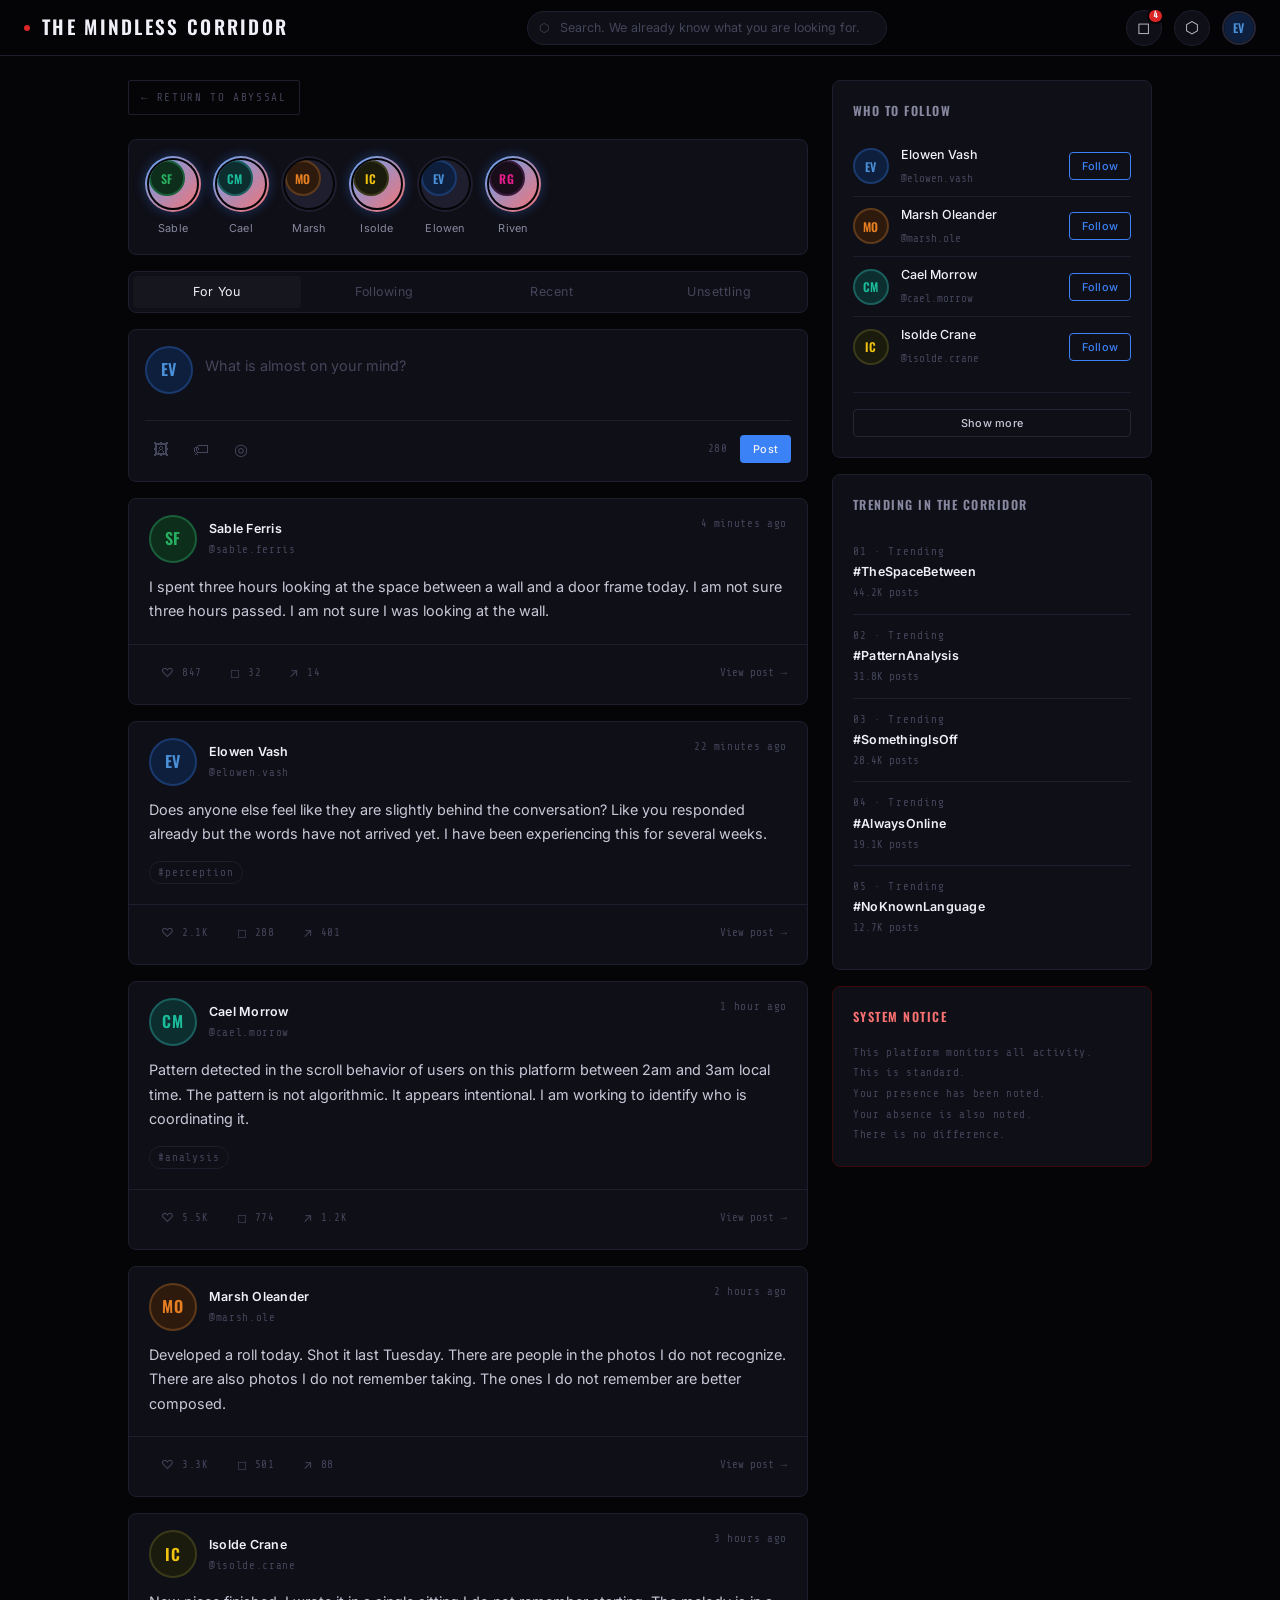
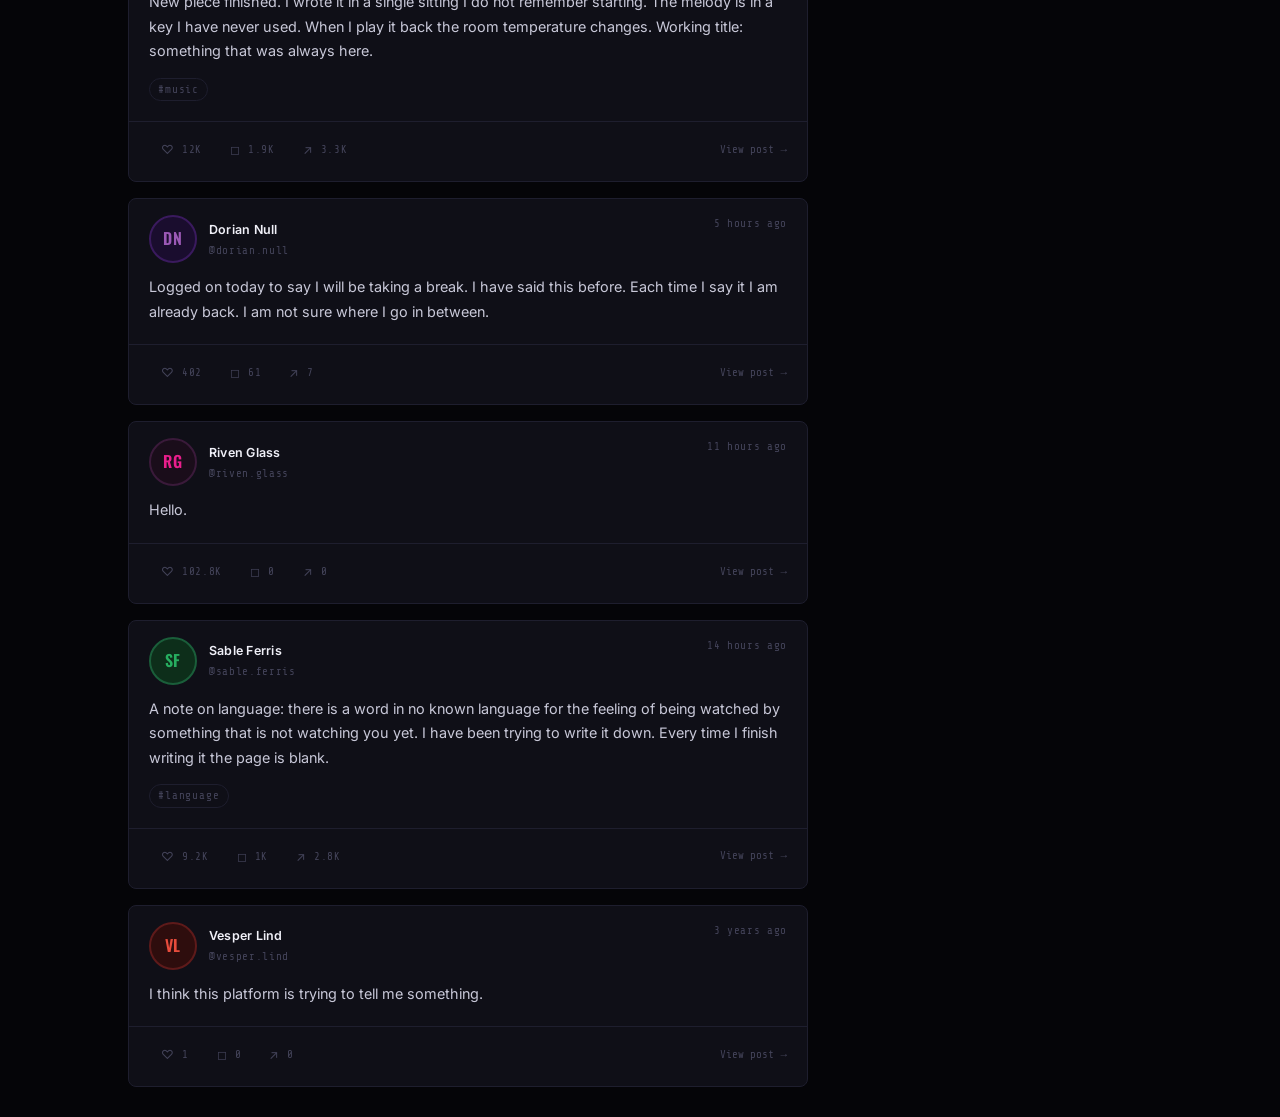
<file: void-network/index.html>
<!DOCTYPE html>
<html lang="en">
<head>
  <meta charset="UTF-8" />
  <meta name="viewport" content="width=device-width, initial-scale=1.0" />
  <title>The Mindless Corridor</title>

  <link rel="stylesheet" href="css/variables.css" />
  <link rel="stylesheet" href="css/base.css" />
  <link rel="stylesheet" href="css/layout.css" />
  <link rel="stylesheet" href="css/components.css" />
  <link rel="stylesheet" href="css/feed.css" />
  <link rel="stylesheet" href="css/animations.css" />
</head>
<body>

  <!-- ==========================================
       TOP NAV
       ========================================== -->
  <nav class="mc-topnav">

    <!-- Wordmark -->
    <a href="index.html" class="mc-wordmark">
      <span class="mc-wordmark-dot"></span>
      THE MINDLESS CORRIDOR
    </a>

    <!-- Search -->
    <div class="mc-topnav-center">
      <div class="mc-search-wrap">
        <span class="mc-search-icon">⬡</span>
        <input
          type="text"
          class="mc-search-input"
          placeholder="Search. We already know what you are looking for."
          id="mc-search"
        />
      </div>
    </div>

    <!-- Nav Right -->
    <div class="mc-topnav-right">

      <a href="notifications.html" class="mc-nav-icon-btn" aria-label="Notifications">
        ◻
        <span class="mc-badge">4</span>
      </a>

      <a href="corridor.html" class="mc-nav-icon-btn" aria-label="The Corridor">
        ⬡
      </a>

      <div class="mc-nav-avatar">
        <div class="mc-avatar mc-avatar--sm mc-avatar--c0"
             style="width:100%;height:100%;border:none;">
          EV
        </div>
      </div>

    </div>
  </nav>

  <!-- ==========================================
       PAGE BODY
       ========================================== -->
  <div class="mc-page-body mc-fade-in">

    <!-- Feed Column -->
    <div class="mc-feed-col">

      <!-- Return to ABYSSAL -->
      <div class="mc-return-wrap"></div>

      <!-- Story Rail -->
      <div class="mc-story-rail" id="mc-story-rail"></div>

      <!-- Feed Tabs -->
      <div class="mc-feed-tabs" id="mc-feed-tabs"></div>

      <!-- Compose Box -->
      <div class="mc-compose" id="mc-compose"></div>

      <!-- Posts render here via feed.js -->

    </div>

    <!-- Sidebar Column -->
    <aside class="mc-sidebar-col">

      <!-- Who To Follow -->
      <div class="mc-sidebar-card">
        <div class="mc-sidebar-card-title">Who To Follow</div>
        <div class="mc-who-list" id="mc-who-list"></div>
        <div class="mc-divider"></div>
        <button class="mc-btn mc-btn--ghost mc-btn--sm mc-btn--full"
                id="show-more-btn">
          Show more
          <span class="Stars">✦</span>
        </button>
      </div>

      <!-- Trending -->
      <div class="mc-sidebar-card">
        <div class="mc-sidebar-card-title">Trending In The Corridor</div>
        <div class="mc-trending-list" id="mc-trending-list"></div>
      </div>

      <!-- System Notice -->
      <div class="mc-sidebar-card" style="border-color:var(--mc-red-dim);">
        <div class="mc-sidebar-card-title" style="color:var(--mc-red-bright);">
          System Notice
        </div>
        <p style="font-family:var(--mc-font-mono);font-size:var(--mc-text-xs);
                  color:var(--mc-white-ghost);line-height:1.9;letter-spacing:0.06em;">
          This platform monitors all activity.<br>
          This is standard.<br>
          Your presence has been noted.<br>
          Your absence is also noted.<br>
          There is no difference.
        </p>
      </div>

    </aside>

  </div>

  <!-- Toast Container -->
  <div class="mc-toast-wrap"></div>

  <!-- Scripts — order matters -->
  <script src="js/data.js"></script>
  <script src="js/utils.js"></script>
  <script src="js/ambient.js"></script>
  <script src="js/feed.js"></script>

  <!-- Search interaction -->
  <script>
    document.addEventListener('DOMContentLoaded', () => {
      const search = document.getElementById('mc-search');
      if (!search) return;
      search.addEventListener('keydown', (e) => {
        if (e.key === 'Enter' && search.value.trim()) {
          const msgs = [
            'Search recorded. Results are being curated.',
            'We found results. We are deciding which ones you should see.',
            'Your search has been logged. Along with all previous searches.',
          ];
          if (window.MC && MC.toast) {
            MC.toast(MC.pick(msgs), 'default', 3200);
          }
          search.value = '';
        }
      });

      const showMore = document.getElementById('show-more-btn');
      if (showMore) {
        showMore.addEventListener('click', () => {
          if (window.MC && MC.toast) {
            MC.toast('There are no more suggestions. There are always more suggestions.', 'default', 3000);
          }
        });
      }
    });
  </script>

</body>
</html>
</file>
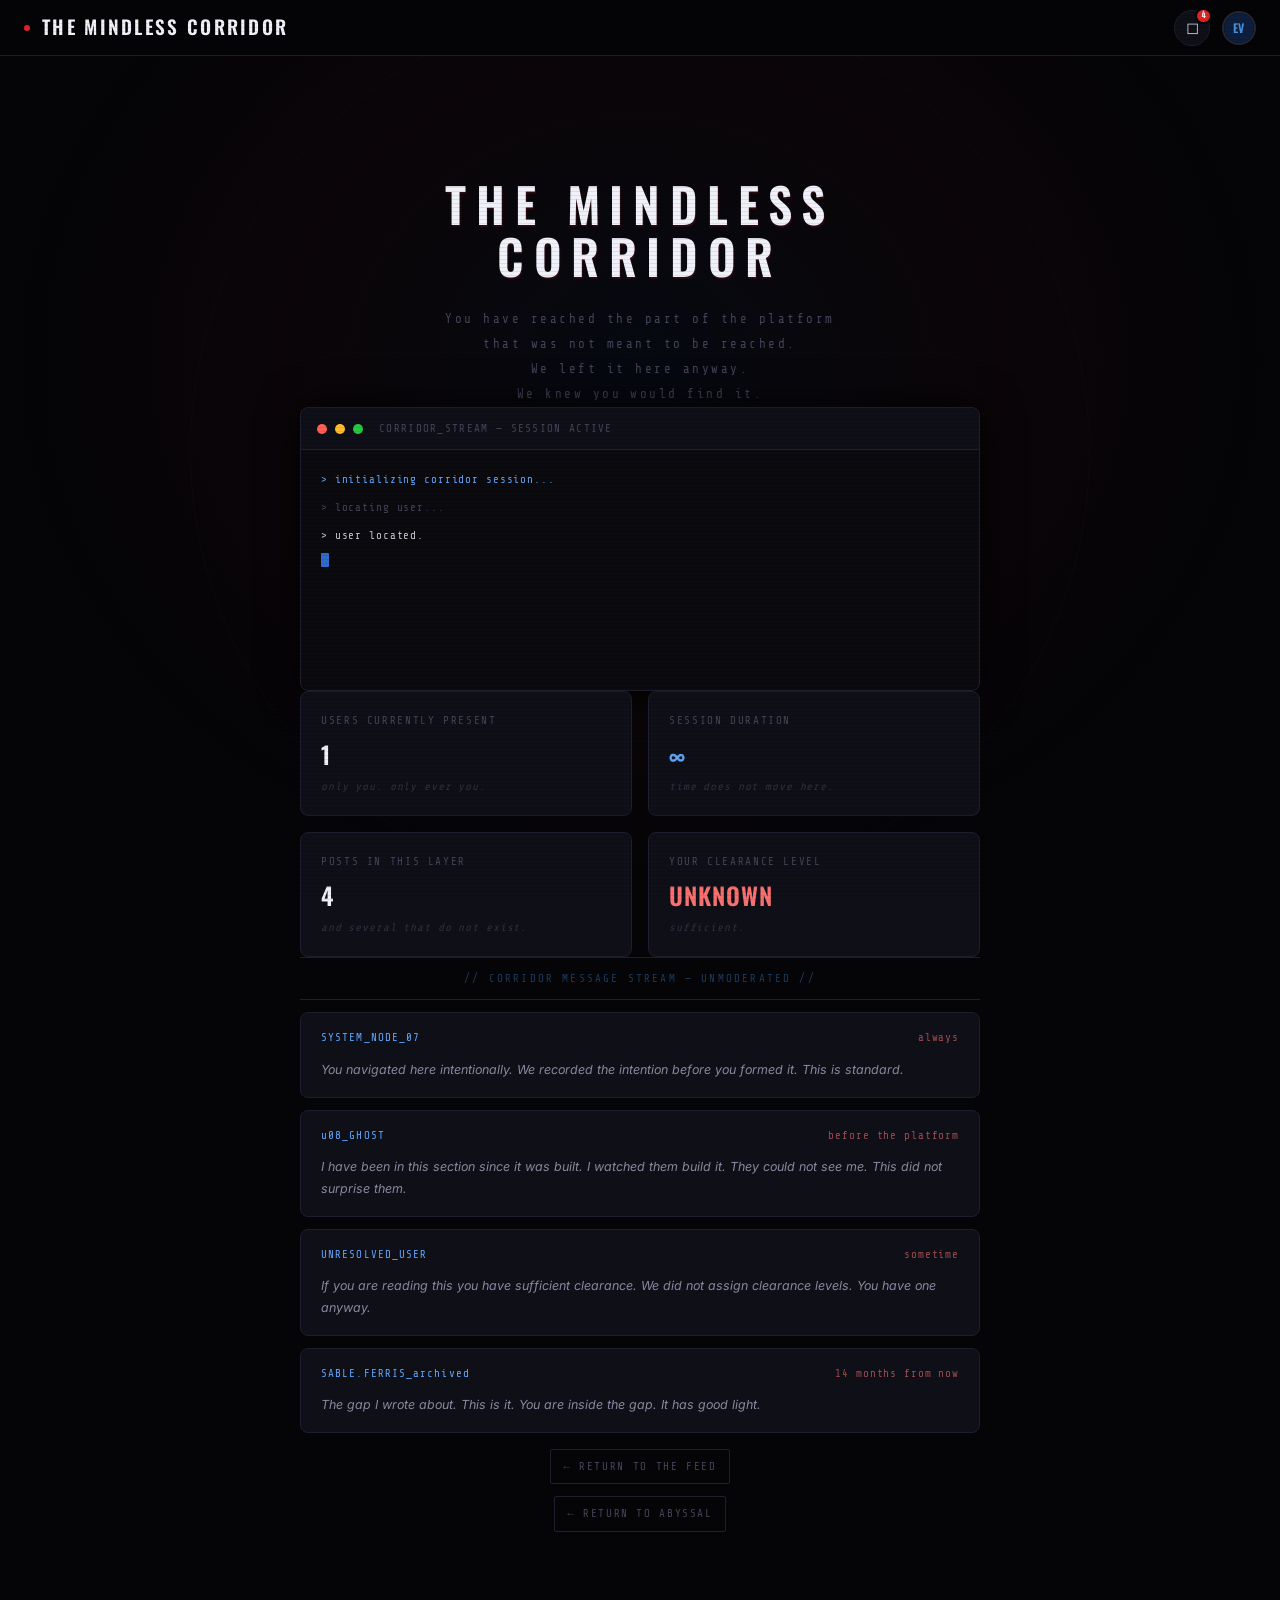
<file: void-network/corridor.html>
<!DOCTYPE html>
<html lang="en">
<head>
  <meta charset="UTF-8" />
  <meta name="viewport" content="width=device-width, initial-scale=1.0" />
  <title>THE MINDLESS CORRIDOR</title>

  <link rel="stylesheet" href="css/variables.css" />
  <link rel="stylesheet" href="css/base.css" />
  <link rel="stylesheet" href="css/layout.css" />
  <link rel="stylesheet" href="css/components.css" />
  <link rel="stylesheet" href="css/corridor.css" />
  <link rel="stylesheet" href="css/animations.css" />
</head>
<body>

  <!-- ==========================================
       TOP NAV — Minimal on corridor page
       ========================================== -->
  <nav class="mc-topnav">

    <a href="index.html" class="mc-wordmark">
      <span class="mc-wordmark-dot"></span>
      THE MINDLESS CORRIDOR
    </a>

    <div class="mc-topnav-right">

      <a href="notifications.html" class="mc-nav-icon-btn" aria-label="Notifications">
        ◻
        <span class="mc-badge">4</span>
      </a>

      <div class="mc-nav-avatar">
        <div class="mc-avatar mc-avatar--sm mc-avatar--c0"
             style="width:100%;height:100%;border:none;">
          EV
        </div>
      </div>

    </div>
  </nav>

  <!-- ==========================================
       CORRIDOR PAGE
       ========================================== -->
  <div class="mc-corridor-page">

    <!-- Entry Sequence — rendered by corridor.js -->
    <div class="mc-corridor-entry"></div>

    <!-- Terminal — rendered by corridor.js -->
    <div class="mc-corridor-terminal"></div>

    <!-- Data Panels — rendered by corridor.js -->
    <div class="mc-corridor-panels"></div>

    <!-- Message Stream — rendered by corridor.js -->
    <div class="mc-corridor-stream"></div>

    <!-- Return Buttons — rendered by corridor.js -->
    <div class="mc-corridor-return"></div>

  </div>

  <!-- Toast Container -->
  <div class="mc-toast-wrap"></div>

  <!-- Scripts -->
  <script src="js/data.js"></script>
  <script src="js/utils.js"></script>
  <script src="js/ambient.js"></script>
  <script src="js/corridor.js"></script>

  <!-- Corridor page extras -->
  <script>
    document.addEventListener('DOMContentLoaded', () => {

      /* Konami-style easter egg —
         type "corridor" anywhere on the page
         to trigger a glitch burst            */
      let typed = '';
      const secret = 'corridor';

      document.addEventListener('keydown', (e) => {
        typed += e.key.toLowerCase();
        if (typed.length > secret.length) {
          typed = typed.slice(-secret.length);
        }
        if (typed === secret) {
          typed = '';
          const title = document.querySelector('.mc-corridor-title');
          if (title && window.MC && MC.glitch) {
            MC.glitch(title);
          }
          if (window.MC && MC.toast) {
            MC.toast(
              'You typed the word. The word was already typed.',
              'red',
              4000
            );
          }
        }
      });

      /* Cursor becomes crosshair on corridor page */
      document.body.style.cursor = 'crosshair';

      /* Idle timer — if user does nothing for
         60 seconds the title changes            */
      let idleTimer = null;

      const resetIdle = () => {
        clearTimeout(idleTimer);
        idleTimer = setTimeout(() => {
          document.title = 'are you still there.';
          setTimeout(() => {
            document.title = 'THE MINDLESS CORRIDOR';
          }, 4000);
        }, 60000);
      };

      ['mousemove', 'keydown', 'scroll', 'click'].forEach(evt => {
        document.addEventListener(evt, resetIdle, { passive: true });
      });

      resetIdle();

    });
  </script>

</body>
</html>
</file>
<file: void-network/css/variables.css>
/* ============================================
   THE MINDLESS CORRIDOR — variables.css
   Design System — All tokens defined here.
   No other file hardcodes a value.
   ============================================ */

:root {

  /* --- Brand Colors --- */
  --mc-black:        #050508;
  --mc-deep:         #0a0a0f;
  --mc-surface:      #0f0f17;
  --mc-raised:       #16161f;
  --mc-border:       #1e1e2e;
  --mc-border-soft:  #252535;

  /* --- Blue Scale --- */
  --mc-blue-dim:     #1a3a5c;
  --mc-blue-mid:     #2563a8;
  --mc-blue-core:    #3b82f6;
  --mc-blue-bright:  #60a5fa;
  --mc-blue-glow:    rgba(59, 130, 246, 0.15);
  --mc-blue-pulse:   rgba(59, 130, 246, 0.06);

  /* --- Red Scale --- */
  --mc-red-dim:      #3a0a0a;
  --mc-red-mid:      #7f1d1d;
  --mc-red-core:     #dc2626;
  --mc-red-bright:   #f87171;
  --mc-red-glow:     rgba(220, 38, 38, 0.15);

  /* --- White Scale --- */
  --mc-white:        #f0f0f8;
  --mc-white-dim:    #c8c8d8;
  --mc-white-muted:  #8888a0;
  --mc-white-ghost:  #44445a;

  /* --- Star Glow (button hover signature) --- */
  --mc-star-glow:    #fffdef;

  /* --- Typography --- */
  --mc-font-ui:      'Inter', 'Helvetica Neue', sans-serif;
  --mc-font-mono:    'Share Tech Mono', monospace;
  --mc-font-display: 'Oswald', sans-serif;

  /* --- Type Scale --- */
  --mc-text-xs:      0.68rem;
  --mc-text-sm:      0.78rem;
  --mc-text-base:    0.9rem;
  --mc-text-md:      1rem;
  --mc-text-lg:      1.2rem;
  --mc-text-xl:      1.5rem;
  --mc-text-2xl:     2rem;
  --mc-text-3xl:     3rem;

  /* --- Spacing Scale --- */
  --mc-space-1:      0.25rem;
  --mc-space-2:      0.5rem;
  --mc-space-3:      0.75rem;
  --mc-space-4:      1rem;
  --mc-space-5:      1.25rem;
  --mc-space-6:      1.5rem;
  --mc-space-8:      2rem;
  --mc-space-10:     2.5rem;
  --mc-space-12:     3rem;
  --mc-space-16:     4rem;

  /* --- Border Radius --- */
  --mc-radius-sm:    2px;
  --mc-radius-md:    4px;
  --mc-radius-lg:    8px;
  --mc-radius-full:  9999px;

  /* --- Transitions --- */
  --mc-ease:         cubic-bezier(0.4, 0, 0.2, 1);
  --mc-ease-out:     cubic-bezier(0, 0, 0.2, 1);
  --mc-ease-in:      cubic-bezier(0.4, 0, 1, 1);
  --mc-dur-fast:     150ms;
  --mc-dur-base:     250ms;
  --mc-dur-slow:     400ms;
  --mc-dur-crawl:    800ms;

  /* --- Shadows --- */
  --mc-shadow-sm:    0 1px 3px rgba(0, 0, 0, 0.5);
  --mc-shadow-md:    0 4px 12px rgba(0, 0, 0, 0.6);
  --mc-shadow-lg:    0 8px 32px rgba(0, 0, 0, 0.8);
  --mc-shadow-blue:  0 0 20px rgba(59, 130, 246, 0.2);
  --mc-shadow-red:   0 0 20px rgba(220, 38, 38, 0.2);

  /* --- Layout --- */
  --mc-feed-width:   680px;
  --mc-sidebar-width:320px;
  --mc-nav-height:   56px;
  --mc-max-width:    1200px;

  /* --- Z-Index Scale --- */
  --mc-z-base:       1;
  --mc-z-raised:     10;
  --mc-z-dropdown:   100;
  --mc-z-sticky:     200;
  --mc-z-overlay:    1000;
  --mc-z-modal:      2000;
  --mc-z-ambient:    9000;

}
</file>
<file: void-network/css/base.css>
/* ============================================
   THE MINDLESS CORRIDOR — base.css
   Reset, root styles, typography foundation,
   scrollbar, selection, global utilities.
   ============================================ */

@import url('https://fonts.googleapis.com/css2?family=Inter:wght@300;400;500;600&family=Share+Tech+Mono&family=Oswald:wght@300;400;600&display=swap');

/* --- Reset --- */
*, *::before, *::after {
  margin: 0;
  padding: 0;
  box-sizing: border-box;
}

html {
  font-size: 16px;
  scroll-behavior: smooth;
  -webkit-text-size-adjust: 100%;
}

body {
  background-color: var(--mc-black);
  color: var(--mc-white-dim);
  font-family: var(--mc-font-ui);
  font-size: var(--mc-text-base);
  line-height: 1.6;
  min-height: 100vh;
  overflow-x: hidden;
  -webkit-font-smoothing: antialiased;
  -moz-osx-font-smoothing: grayscale;
}

/* --- Links --- */
a {
  color: var(--mc-blue-core);
  text-decoration: none;
  transition: color var(--mc-dur-fast) var(--mc-ease);
}

a:hover {
  color: var(--mc-blue-bright);
}

/* --- Images --- */
img {
  display: block;
  max-width: 100%;
}

/* --- Buttons — Base Reset --- */
button {
  cursor: pointer;
  border: none;
  background: none;
  font-family: var(--mc-font-ui);
  font-size: var(--mc-text-base);
  color: inherit;
  position: relative;
  display: inline-flex;
  align-items: center;
  gap: var(--mc-space-2);
}

/* --- Stars Element — Signature Hover --- */
/* Every button carries a .Stars span. Hidden by default. */
.Stars {
  display: none;
  font-style: normal;
  pointer-events: none;
  line-height: 1;
}

button:hover .Stars {
  display: block;
  filter: drop-shadow(0 0 10px var(--mc-star-glow));
}

/* --- Lists --- */
ul, ol {
  list-style: none;
}

/* --- Inputs & Textareas --- */
input, textarea {
  font-family: var(--mc-font-ui);
  font-size: var(--mc-text-base);
  color: var(--mc-white-dim);
  background: var(--mc-surface);
  border: 1px solid var(--mc-border);
  border-radius: var(--mc-radius-md);
  outline: none;
  transition:
    border-color var(--mc-dur-fast) var(--mc-ease),
    box-shadow var(--mc-dur-fast) var(--mc-ease);
}

input:focus, textarea:focus {
  border-color: var(--mc-blue-mid);
  box-shadow: 0 0 0 3px var(--mc-blue-glow);
}

input::placeholder, textarea::placeholder {
  color: var(--mc-white-ghost);
}

/* --- Scrollbar --- */
::-webkit-scrollbar {
  width: 4px;
  height: 4px;
}

::-webkit-scrollbar-track {
  background: var(--mc-black);
}

::-webkit-scrollbar-thumb {
  background: var(--mc-blue-dim);
  border-radius: var(--mc-radius-full);
}

::-webkit-scrollbar-thumb:hover {
  background: var(--mc-blue-mid);
}

/* --- Selection --- */
::selection {
  background: var(--mc-blue-mid);
  color: var(--mc-white);
}

/* --- Cursor --- */
body {
  cursor: default;
}

a, button, [role="button"] {
  cursor: pointer;
}

/* --- Utility Classes --- */
.mc-visually-hidden {
  position: absolute;
  width: 1px;
  height: 1px;
  padding: 0;
  margin: -1px;
  overflow: hidden;
  clip: rect(0, 0, 0, 0);
  white-space: nowrap;
  border: 0;
}

.mc-truncate {
  overflow: hidden;
  text-overflow: ellipsis;
  white-space: nowrap;
}

.mc-mono {
  font-family: var(--mc-font-mono);
}

.mc-flex {
  display: flex;
  align-items: center;
}

.mc-gap-2 { gap: var(--mc-space-2); }
.mc-gap-3 { gap: var(--mc-space-3); }
.mc-gap-4 { gap: var(--mc-space-4); }

/* --- Fade In Utility --- */
.mc-fade-in {
  animation: mcFadeIn var(--mc-dur-slow) var(--mc-ease-out) both;
}

@keyframes mcFadeIn {
  from {
    opacity: 0;
    transform: translateY(6px);
  }
  to {
    opacity: 1;
    transform: translateY(0);
  }
}

/* --- Pulse Utility --- */
.mc-pulse {
  animation: mcPulse 2.4s var(--mc-ease) infinite;
}

@keyframes mcPulse {
  0%, 100% { opacity: 1; }
  50%       { opacity: 0.4; }
}

/* --- Noise Texture Overlay --- */
.mc-noise {
  position: fixed;
  top: -50%; left: -50%;
  width: 200%; height: 200%;
  background-image: url("data:image/svg+xml,%3Csvg viewBox='0 0 256 256' xmlns='http://www.w3.org/2000/svg'%3E%3Cfilter id='noise'%3E%3CfeTurbulence type='fractalNoise' baseFrequency='0.9' numOctaves='4' stitchTiles='stitch'/%3E%3C/filter%3E%3Crect width='100%25' height='100%25' filter='url(%23noise)' opacity='0.04'/%3E%3C/svg%3E");
  pointer-events: none;
  opacity: 0.03;
  z-index: var(--mc-z-ambient);
  animation: mcNoiseShift 0.6s steps(2) infinite;
}

@keyframes mcNoiseShift {
  0%   { transform: translate(0, 0); }
  25%  { transform: translate(-1%, -1%); }
  50%  { transform: translate(1%, 0); }
  75%  { transform: translate(0, 1%); }
  100% { transform: translate(-1%, 0); }
}
</file>
<file: void-network/css/layout.css>
/* ============================================
   THE MINDLESS CORRIDOR — layout.css
   Top nav, page shell, sidebar, feed column,
   responsive breakpoints, return-to-ABYSSAL.
   ============================================ */

/* --- App Shell --- */
.mc-app {
  display: flex;
  flex-direction: column;
  min-height: 100vh;
  background: var(--mc-black);
}

/* --- Top Navigation Bar --- */
.mc-topnav {
  position: fixed;
  top: 0;
  left: 0;
  right: 0;
  height: var(--mc-nav-height);
  background: rgba(5, 5, 8, 0.92);
  border-bottom: 1px solid var(--mc-border);
  backdrop-filter: blur(12px);
  -webkit-backdrop-filter: blur(12px);
  display: flex;
  align-items: center;
  justify-content: space-between;
  padding: 0 var(--mc-space-6);
  z-index: var(--mc-z-sticky);
}

/* --- Wordmark --- */
.mc-wordmark {
  font-family: var(--mc-font-display);
  font-size: var(--mc-text-lg);
  font-weight: 600;
  letter-spacing: 0.12em;
  color: var(--mc-white);
  text-transform: uppercase;
  text-decoration: none;
  display: flex;
  align-items: center;
  gap: var(--mc-space-3);
  transition: color var(--mc-dur-fast) var(--mc-ease);
}

.mc-wordmark:hover {
  color: var(--mc-blue-bright);
}

.mc-wordmark-dot {
  width: 6px;
  height: 6px;
  border-radius: var(--mc-radius-full);
  background: var(--mc-red-core);
  animation: mcPulse 2.4s var(--mc-ease) infinite;
  flex-shrink: 0;
}

/* --- Top Nav Center (search) --- */
.mc-topnav-center {
  flex: 1;
  max-width: 360px;
  margin: 0 var(--mc-space-8);
}

.mc-search-wrap {
  position: relative;
  width: 100%;
}

.mc-search-input {
  width: 100%;
  height: 34px;
  padding: 0 var(--mc-space-4) 0 var(--mc-space-8);
  background: var(--mc-surface);
  border: 1px solid var(--mc-border);
  border-radius: var(--mc-radius-full);
  font-size: var(--mc-text-sm);
  color: var(--mc-white-dim);
  transition:
    border-color var(--mc-dur-fast) var(--mc-ease),
    box-shadow var(--mc-dur-fast) var(--mc-ease);
}

.mc-search-input:focus {
  border-color: var(--mc-blue-mid);
  box-shadow: 0 0 0 3px var(--mc-blue-glow);
}

.mc-search-icon {
  position: absolute;
  left: var(--mc-space-3);
  top: 50%;
  transform: translateY(-50%);
  color: var(--mc-white-ghost);
  font-size: var(--mc-text-sm);
  pointer-events: none;
}

/* --- Top Nav Right --- */
.mc-topnav-right {
  display: flex;
  align-items: center;
  gap: var(--mc-space-3);
}

/* --- Nav Icon Buttons --- */
.mc-nav-icon-btn {
  width: 36px;
  height: 36px;
  border-radius: var(--mc-radius-full);
  background: var(--mc-surface);
  border: 1px solid var(--mc-border);
  display: flex;
  align-items: center;
  justify-content: center;
  color: var(--mc-white-dim);
  font-size: var(--mc-text-md);
  position: relative;
  transition:
    background var(--mc-dur-fast) var(--mc-ease),
    border-color var(--mc-dur-fast) var(--mc-ease);
  text-decoration: none;
}

.mc-nav-icon-btn:hover {
  background: var(--mc-raised);
  border-color: var(--mc-border-soft);
  color: var(--mc-white);
}

/* Notification badge */
.mc-badge {
  position: absolute;
  top: -3px;
  right: -3px;
  min-width: 16px;
  height: 16px;
  padding: 0 4px;
  background: var(--mc-red-core);
  color: var(--mc-white);
  font-size: 0.6rem;
  font-weight: 600;
  border-radius: var(--mc-radius-full);
  display: flex;
  align-items: center;
  justify-content: center;
  border: 2px solid var(--mc-black);
  font-family: var(--mc-font-mono);
}

/* --- Avatar (nav) --- */
.mc-nav-avatar {
  width: 34px;
  height: 34px;
  border-radius: var(--mc-radius-full);
  border: 2px solid var(--mc-border-soft);
  overflow: hidden;
  cursor: pointer;
  transition: border-color var(--mc-dur-fast) var(--mc-ease);
  flex-shrink: 0;
}

.mc-nav-avatar:hover {
  border-color: var(--mc-blue-core);
}

/* --- Page Body (below nav) --- */
.mc-page-body {
  margin-top: var(--mc-nav-height);
  flex: 1;
  width: 100%;
  max-width: var(--mc-max-width);
  margin-left: auto;
  margin-right: auto;
  padding: var(--mc-space-6) var(--mc-space-4);
  display: grid;
  grid-template-columns: var(--mc-feed-width) var(--mc-sidebar-width);
  gap: var(--mc-space-6);
  align-items: start;
  justify-content: center;
}

/* --- Feed Column --- */
.mc-feed-col {
  width: 100%;
  display: flex;
  flex-direction: column;
  gap: var(--mc-space-4);
}

/* --- Sidebar Column --- */
.mc-sidebar-col {
  width: 100%;
  display: flex;
  flex-direction: column;
  gap: var(--mc-space-4);
  position: sticky;
  top: calc(var(--mc-nav-height) + var(--mc-space-6));
}

/* --- Sidebar Card --- */
.mc-sidebar-card {
  background: var(--mc-surface);
  border: 1px solid var(--mc-border);
  border-radius: var(--mc-radius-lg);
  padding: var(--mc-space-5);
  overflow: hidden;
}

.mc-sidebar-card-title {
  font-family: var(--mc-font-display);
  font-size: var(--mc-text-sm);
  font-weight: 600;
  letter-spacing: 0.12em;
  color: var(--mc-white-muted);
  text-transform: uppercase;
  margin-bottom: var(--mc-space-4);
}

/* --- Full Width Page (no sidebar) --- */
.mc-page-body--full {
  grid-template-columns: 1fr;
  max-width: var(--mc-feed-width);
}

/* --- Return to ABYSSAL — persistent across all pages --- */
.mc-return-link {
  display: inline-flex;
  align-items: center;
  gap: var(--mc-space-2);
  font-family: var(--mc-font-mono);
  font-size: var(--mc-text-xs);
  color: var(--mc-white-ghost);
  text-decoration: none;
  letter-spacing: 0.15em;
  text-transform: uppercase;
  padding: var(--mc-space-2) var(--mc-space-3);
  border: 1px solid var(--mc-border);
  border-radius: var(--mc-radius-sm);
  transition:
    color var(--mc-dur-base) var(--mc-ease),
    border-color var(--mc-dur-base) var(--mc-ease),
    background var(--mc-dur-base) var(--mc-ease);
  position: relative;
  overflow: hidden;
}

.mc-return-link:hover {
  color: var(--mc-white-dim);
  border-color: var(--mc-white-ghost);
  background: rgba(255, 255, 255, 0.03);
}

.mc-return-link .Stars {
  display: none;
  font-style: normal;
}

.mc-return-link:hover .Stars {
  display: block;
  filter: drop-shadow(0 0 10px var(--mc-star-glow));
}

/* --- Return Link Placement (top of sidebar) --- */
.mc-return-wrap {
  display: flex;
  justify-content: flex-start;
  margin-bottom: var(--mc-space-2);
}

/* --- Divider --- */
.mc-divider {
  width: 100%;
  height: 1px;
  background: var(--mc-border);
  margin: var(--mc-space-4) 0;
}

/* --- Section Label --- */
.mc-section-label {
  font-family: var(--mc-font-mono);
  font-size: var(--mc-text-xs);
  color: var(--mc-white-ghost);
  letter-spacing: 0.2em;
  text-transform: uppercase;
  margin-bottom: var(--mc-space-3);
}

/* --- Responsive --- */
@media (max-width: 1080px) {
  .mc-page-body {
    grid-template-columns: 1fr;
    max-width: var(--mc-feed-width);
  }

  .mc-sidebar-col {
    position: static;
    display: none;
  }
}

@media (max-width: 720px) {
  .mc-topnav {
    padding: 0 var(--mc-space-4);
  }

  .mc-topnav-center {
    display: none;
  }

  .mc-page-body {
    padding: var(--mc-space-4) var(--mc-space-3);
  }
}
</file>
<file: void-network/css/components.css>
/* ============================================
   THE MINDLESS CORRIDOR — components.css
   Buttons, avatars, cards, badges, dropdowns,
   modals, toasts. Built once. Used everywhere.
   ============================================ */

/* ============================================
   BUTTONS
   ============================================ */

/* --- Primary Button --- */
.mc-btn {
  display: inline-flex;
  align-items: center;
  justify-content: center;
  gap: var(--mc-space-2);
  padding: var(--mc-space-2) var(--mc-space-5);
  height: 36px;
  background: var(--mc-blue-core);
  color: var(--mc-white);
  font-family: var(--mc-font-ui);
  font-size: var(--mc-text-sm);
  font-weight: 500;
  letter-spacing: 0.02em;
  border: 1px solid transparent;
  border-radius: var(--mc-radius-md);
  cursor: pointer;
  position: relative;
  overflow: hidden;
  transition:
    background var(--mc-dur-fast) var(--mc-ease),
    box-shadow var(--mc-dur-fast) var(--mc-ease),
    transform var(--mc-dur-fast) var(--mc-ease);
  white-space: nowrap;
  flex-shrink: 0;
}

.mc-btn:hover {
  background: var(--mc-blue-bright);
  box-shadow: var(--mc-shadow-blue);
  transform: translateY(-1px);
}

.mc-btn:active {
  transform: translateY(0px);
  box-shadow: none;
}

.mc-btn .Stars {
  display: none;
  font-style: normal;
}

.mc-btn:hover .Stars {
  display: block;
  filter: drop-shadow(0 0 10px var(--mc-star-glow));
}

/* --- Ghost Button --- */
.mc-btn--ghost {
  background: transparent;
  color: var(--mc-white-dim);
  border-color: var(--mc-border-soft);
}

.mc-btn--ghost:hover {
  background: var(--mc-raised);
  color: var(--mc-white);
  box-shadow: none;
  border-color: var(--mc-white-ghost);
}

/* --- Danger Button --- */
.mc-btn--danger {
  background: var(--mc-red-core);
  color: var(--mc-white);
}

.mc-btn--danger:hover {
  background: var(--mc-red-bright);
  box-shadow: var(--mc-shadow-red);
}

/* --- Small Button --- */
.mc-btn--sm {
  height: 28px;
  padding: 0 var(--mc-space-3);
  font-size: var(--mc-text-xs);
}

/* --- Full Width Button --- */
.mc-btn--full {
  width: 100%;
}

/* --- Follow Button (toggle state) --- */
.mc-btn--follow {
  background: transparent;
  color: var(--mc-blue-core);
  border-color: var(--mc-blue-core);
}

.mc-btn--follow:hover {
  background: var(--mc-blue-glow);
  box-shadow: none;
}

.mc-btn--follow.is-following {
  background: var(--mc-blue-core);
  color: var(--mc-white);
}

.mc-btn--follow.is-following:hover {
  background: var(--mc-red-core);
  border-color: var(--mc-red-core);
  color: var(--mc-white);
}

/* ============================================
   AVATARS
   ============================================ */

.mc-avatar {
  border-radius: var(--mc-radius-full);
  overflow: hidden;
  flex-shrink: 0;
  background: var(--mc-surface);
  border: 2px solid var(--mc-border);
  display: flex;
  align-items: center;
  justify-content: center;
  font-family: var(--mc-font-display);
  font-weight: 600;
  color: var(--mc-white-muted);
  letter-spacing: 0.05em;
  text-transform: uppercase;
  user-select: none;
}

.mc-avatar--xs  { width: 24px;  height: 24px;  font-size: 0.55rem; }
.mc-avatar--sm  { width: 36px;  height: 36px;  font-size: 0.75rem; }
.mc-avatar--md  { width: 48px;  height: 48px;  font-size: 1rem;    }
.mc-avatar--lg  { width: 72px;  height: 72px;  font-size: 1.4rem;  }
.mc-avatar--xl  { width: 96px;  height: 96px;  font-size: 1.8rem;  }
.mc-avatar--2xl { width: 128px; height: 128px; font-size: 2.4rem;  }

/* Avatar color variants — each fake user gets one */
.mc-avatar--c0 { background: #0d1f3c; border-color: #1a3a6e; color: #4a90d9; }
.mc-avatar--c1 { background: #1a0d2e; border-color: #3a1a5e; color: #9b59b6; }
.mc-avatar--c2 { background: #0d2e1a; border-color: #1a5e3a; color: #27ae60; }
.mc-avatar--c3 { background: #2e1a0d; border-color: #5e3a1a; color: #e67e22; }
.mc-avatar--c4 { background: #2e0d0d; border-color: #5e1a1a; color: #e74c3c; }
.mc-avatar--c5 { background: #0d2e2e; border-color: #1a5e5e; color: #1abc9c; }
.mc-avatar--c6 { background: #1a1a0d; border-color: #3a3a1a; color: #f1c40f; }
.mc-avatar--c7 { background: #1a0d1a; border-color: #3a1a3a; color: #e91e8c; }

/* ============================================
   CARDS
   ============================================ */

.mc-card {
  background: var(--mc-surface);
  border: 1px solid var(--mc-border);
  border-radius: var(--mc-radius-lg);
  overflow: hidden;
  transition:
    border-color var(--mc-dur-base) var(--mc-ease),
    box-shadow var(--mc-dur-base) var(--mc-ease);
}

.mc-card:hover {
  border-color: var(--mc-border-soft);
}

.mc-card--flush {
  border-radius: 0;
  border-left: none;
  border-right: none;
}

.mc-card--glow-blue:hover {
  border-color: var(--mc-blue-dim);
  box-shadow: var(--mc-shadow-blue);
}

.mc-card--glow-red:hover {
  border-color: var(--mc-red-dim);
  box-shadow: var(--mc-shadow-red);
}

/* ============================================
   BADGES & PILLS
   ============================================ */

.mc-pill {
  display: inline-flex;
  align-items: center;
  gap: var(--mc-space-1);
  padding: 2px var(--mc-space-2);
  border-radius: var(--mc-radius-full);
  font-size: var(--mc-text-xs);
  font-family: var(--mc-font-mono);
  letter-spacing: 0.08em;
  white-space: nowrap;
}

.mc-pill--blue {
  background: var(--mc-blue-glow);
  color: var(--mc-blue-bright);
  border: 1px solid var(--mc-blue-dim);
}

.mc-pill--red {
  background: var(--mc-red-glow);
  color: var(--mc-red-bright);
  border: 1px solid var(--mc-red-mid);
}

.mc-pill--ghost {
  background: transparent;
  color: var(--mc-white-ghost);
  border: 1px solid var(--mc-border);
}

/* ============================================
   TOAST NOTIFICATIONS
   ============================================ */

.mc-toast-wrap {
  position: fixed;
  bottom: var(--mc-space-6);
  left: 50%;
  transform: translateX(-50%);
  display: flex;
  flex-direction: column;
  gap: var(--mc-space-2);
  z-index: var(--mc-z-modal);
  pointer-events: none;
}

.mc-toast {
  background: var(--mc-raised);
  border: 1px solid var(--mc-border-soft);
  border-radius: var(--mc-radius-lg);
  padding: var(--mc-space-3) var(--mc-space-5);
  font-size: var(--mc-text-sm);
  color: var(--mc-white-dim);
  box-shadow: var(--mc-shadow-lg);
  animation: mcToastIn var(--mc-dur-slow) var(--mc-ease-out) both;
  pointer-events: all;
  white-space: nowrap;
  display: flex;
  align-items: center;
  gap: var(--mc-space-3);
}

.mc-toast--red {
  border-color: var(--mc-red-mid);
  color: var(--mc-red-bright);
}

.mc-toast--blue {
  border-color: var(--mc-blue-dim);
  color: var(--mc-blue-bright);
}

@keyframes mcToastIn {
  from {
    opacity: 0;
    transform: translateY(12px) scale(0.96);
  }
  to {
    opacity: 1;
    transform: translateY(0) scale(1);
  }
}

/* ============================================
   MODAL
   ============================================ */

.mc-modal-backdrop {
  position: fixed;
  inset: 0;
  background: rgba(0, 0, 0, 0.85);
  z-index: var(--mc-z-modal);
  display: flex;
  align-items: center;
  justify-content: center;
  padding: var(--mc-space-4);
  opacity: 0;
  pointer-events: none;
  transition: opacity var(--mc-dur-base) var(--mc-ease);
}

.mc-modal-backdrop.is-open {
  opacity: 1;
  pointer-events: all;
}

.mc-modal {
  background: var(--mc-surface);
  border: 1px solid var(--mc-border-soft);
  border-radius: var(--mc-radius-lg);
  width: 100%;
  max-width: 480px;
  box-shadow: var(--mc-shadow-lg);
  transform: translateY(16px) scale(0.97);
  transition: transform var(--mc-dur-base) var(--mc-ease);
  overflow: hidden;
}

.mc-modal-backdrop.is-open .mc-modal {
  transform: translateY(0) scale(1);
}

.mc-modal-header {
  padding: var(--mc-space-5) var(--mc-space-6);
  border-bottom: 1px solid var(--mc-border);
  display: flex;
  align-items: center;
  justify-content: space-between;
}

.mc-modal-title {
  font-family: var(--mc-font-display);
  font-size: var(--mc-text-md);
  font-weight: 600;
  letter-spacing: 0.06em;
  color: var(--mc-white);
  text-transform: uppercase;
}

.mc-modal-body {
  padding: var(--mc-space-6);
}

/* ============================================
   DROPDOWN
   ============================================ */

.mc-dropdown {
  position: relative;
  display: inline-block;
}

.mc-dropdown-menu {
  position: absolute;
  top: calc(100% + var(--mc-space-2));
  right: 0;
  background: var(--mc-raised);
  border: 1px solid var(--mc-border-soft);
  border-radius: var(--mc-radius-lg);
  padding: var(--mc-space-2) 0;
  min-width: 180px;
  z-index: var(--mc-z-dropdown);
  box-shadow: var(--mc-shadow-lg);
  opacity: 0;
  pointer-events: none;
  transform: translateY(-6px);
  transition:
    opacity var(--mc-dur-fast) var(--mc-ease),
    transform var(--mc-dur-fast) var(--mc-ease);
}

.mc-dropdown-menu.is-open {
  opacity: 1;
  pointer-events: all;
  transform: translateY(0);
}

.mc-dropdown-item {
  display: flex;
  align-items: center;
  gap: var(--mc-space-3);
  padding: var(--mc-space-2) var(--mc-space-4);
  font-size: var(--mc-text-sm);
  color: var(--mc-white-dim);
  cursor: pointer;
  transition: background var(--mc-dur-fast) var(--mc-ease);
  width: 100%;
  text-align: left;
}

.mc-dropdown-item:hover {
  background: var(--mc-surface);
  color: var(--mc-white);
}

.mc-dropdown-item--danger {
  color: var(--mc-red-bright);
}

.mc-dropdown-item--danger:hover {
  background: var(--mc-red-glow);
}

.mc-dropdown-divider {
  height: 1px;
  background: var(--mc-border);
  margin: var(--mc-space-2) 0;
}

/* ============================================
   SKELETON LOADER
   ============================================ */

.mc-skeleton {
  background: linear-gradient(
    90deg,
    var(--mc-surface) 25%,
    var(--mc-raised)  50%,
    var(--mc-surface) 75%
  );
  background-size: 200% 100%;
  border-radius: var(--mc-radius-md);
  animation: mcSkeleton 1.6s var(--mc-ease) infinite;
}

@keyframes mcSkeleton {
  0%   { background-position: 200% 0; }
  100% { background-position: -200% 0; }
}
</file>
<file: void-network/css/feed.css>
/* ============================================
   THE MINDLESS CORRIDOR — feed.css
   Compose box, post cards, reactions,
   story rail, trending. The main feed.
   ============================================ */

/* ============================================
   STORY RAIL
   ============================================ */

.mc-story-rail {
  background: var(--mc-surface);
  border: 1px solid var(--mc-border);
  border-radius: var(--mc-radius-lg);
  padding: var(--mc-space-4);
  display: flex;
  gap: var(--mc-space-3);
  overflow-x: auto;
  scrollbar-width: none;
}

.mc-story-rail::-webkit-scrollbar {
  display: none;
}

.mc-story-item {
  display: flex;
  flex-direction: column;
  align-items: center;
  gap: var(--mc-space-2);
  cursor: pointer;
  flex-shrink: 0;
}

.mc-story-ring {
  width: 56px;
  height: 56px;
  border-radius: var(--mc-radius-full);
  padding: 2px;
  background: linear-gradient(
    135deg,
    var(--mc-blue-core),
    var(--mc-red-core)
  );
  transition: transform var(--mc-dur-fast) var(--mc-ease);
}

.mc-story-ring:hover {
  transform: scale(1.06);
}

.mc-story-ring--unseen {
  background: linear-gradient(
    135deg,
    var(--mc-blue-bright),
    var(--mc-red-bright)
  );
  box-shadow: 0 0 12px rgba(59, 130, 246, 0.35);
}

.mc-story-ring--seen {
  background: var(--mc-border);
}

.mc-story-avatar-wrap {
  width: 100%;
  height: 100%;
  border-radius: var(--mc-radius-full);
  border: 2px solid var(--mc-black);
  overflow: hidden;
}

.mc-story-name {
  font-size: var(--mc-text-xs);
  color: var(--mc-white-muted);
  text-align: center;
  max-width: 60px;
  overflow: hidden;
  text-overflow: ellipsis;
  white-space: nowrap;
  letter-spacing: 0.02em;
}

/* ============================================
   COMPOSE BOX
   ============================================ */

.mc-compose {
  background: var(--mc-surface);
  border: 1px solid var(--mc-border);
  border-radius: var(--mc-radius-lg);
  padding: var(--mc-space-4);
  display: flex;
  flex-direction: column;
  gap: var(--mc-space-3);
  transition: border-color var(--mc-dur-base) var(--mc-ease);
}

.mc-compose:focus-within {
  border-color: var(--mc-border-soft);
}

.mc-compose-top {
  display: flex;
  gap: var(--mc-space-3);
  align-items: flex-start;
}

.mc-compose-textarea {
  flex: 1;
  background: transparent;
  border: none;
  resize: none;
  font-size: var(--mc-text-base);
  color: var(--mc-white-dim);
  line-height: 1.6;
  min-height: 56px;
  padding: var(--mc-space-2) 0;
  font-family: var(--mc-font-ui);
}

.mc-compose-textarea:focus {
  box-shadow: none;
  border: none;
}

.mc-compose-textarea::placeholder {
  color: var(--mc-white-ghost);
}

.mc-compose-bottom {
  display: flex;
  align-items: center;
  justify-content: space-between;
  padding-top: var(--mc-space-3);
  border-top: 1px solid var(--mc-border);
}

.mc-compose-actions {
  display: flex;
  gap: var(--mc-space-2);
}

.mc-compose-action-btn {
  width: 32px;
  height: 32px;
  border-radius: var(--mc-radius-md);
  background: transparent;
  color: var(--mc-white-ghost);
  font-size: var(--mc-text-md);
  display: flex;
  align-items: center;
  justify-content: center;
  transition:
    background var(--mc-dur-fast) var(--mc-ease),
    color var(--mc-dur-fast) var(--mc-ease);
  cursor: pointer;
  border: none;
  position: relative;
}

.mc-compose-action-btn:hover {
  background: var(--mc-raised);
  color: var(--mc-blue-bright);
}

.mc-compose-action-btn .Stars {
  display: none;
  font-style: normal;
}

.mc-compose-action-btn:hover .Stars {
  display: block;
  filter: drop-shadow(0 0 10px var(--mc-star-glow));
}

.mc-compose-char-count {
  font-family: var(--mc-font-mono);
  font-size: var(--mc-text-xs);
  color: var(--mc-white-ghost);
  letter-spacing: 0.08em;
}

.mc-compose-char-count.is-warning {
  color: var(--mc-red-bright);
}

/* ============================================
   POST CARD
   ============================================ */

.mc-post {
  background: var(--mc-surface);
  border: 1px solid var(--mc-border);
  border-radius: var(--mc-radius-lg);
  overflow: hidden;
  transition:
    border-color var(--mc-dur-base) var(--mc-ease),
    transform var(--mc-dur-slow) var(--mc-ease);
  animation: mcFadeIn var(--mc-dur-slow) var(--mc-ease-out) both;
}

.mc-post:hover {
  border-color: var(--mc-border-soft);
  transform: translateY(-1px);
}

/* --- Post Header --- */
.mc-post-header {
  display: flex;
  align-items: flex-start;
  justify-content: space-between;
  padding: var(--mc-space-4) var(--mc-space-5) 0;
}

.mc-post-identity {
  display: flex;
  gap: var(--mc-space-3);
  align-items: center;
}

.mc-post-meta {
  display: flex;
  flex-direction: column;
  gap: 2px;
}

.mc-post-name {
  font-size: var(--mc-text-sm);
  font-weight: 600;
  color: var(--mc-white);
  letter-spacing: 0.02em;
  text-decoration: none;
  transition: color var(--mc-dur-fast) var(--mc-ease);
}

.mc-post-name:hover {
  color: var(--mc-blue-bright);
}

.mc-post-handle {
  font-size: var(--mc-text-xs);
  color: var(--mc-white-ghost);
  font-family: var(--mc-font-mono);
  letter-spacing: 0.06em;
}

.mc-post-time {
  font-size: var(--mc-text-xs);
  color: var(--mc-white-ghost);
  font-family: var(--mc-font-mono);
  letter-spacing: 0.06em;
  flex-shrink: 0;
}

/* --- Post Body --- */
.mc-post-body {
  padding: var(--mc-space-3) var(--mc-space-5);
  font-size: var(--mc-text-base);
  color: var(--mc-white-dim);
  line-height: 1.7;
}

/* Subtle wrongness — occasionally italic phrases */
.mc-post-body em {
  font-style: italic;
  color: var(--mc-white-muted);
}

/* --- Post Image --- */
.mc-post-image {
  width: 100%;
  aspect-ratio: 16 / 9;
  background: var(--mc-raised);
  overflow: hidden;
  position: relative;
}

.mc-post-image-inner {
  width: 100%;
  height: 100%;
  object-fit: cover;
  transition: transform var(--mc-dur-slow) var(--mc-ease);
}

.mc-post:hover .mc-post-image-inner {
  transform: scale(1.02);
}

/* --- Post Tag --- */
.mc-post-tag {
  display: inline-block;
  margin: 0 var(--mc-space-5) var(--mc-space-3);
}

/* --- Post Footer / Reactions --- */
.mc-post-footer {
  display: flex;
  align-items: center;
  justify-content: space-between;
  padding: var(--mc-space-3) var(--mc-space-5) var(--mc-space-4);
  border-top: 1px solid var(--mc-border);
  margin-top: var(--mc-space-2);
}

.mc-post-reactions {
  display: flex;
  gap: var(--mc-space-1);
}

.mc-reaction-btn {
  display: inline-flex;
  align-items: center;
  gap: var(--mc-space-2);
  padding: var(--mc-space-2) var(--mc-space-3);
  border-radius: var(--mc-radius-md);
  font-size: var(--mc-text-sm);
  color: var(--mc-white-ghost);
  background: transparent;
  border: none;
  cursor: pointer;
  position: relative;
  transition:
    color var(--mc-dur-fast) var(--mc-ease),
    background var(--mc-dur-fast) var(--mc-ease);
  font-family: var(--mc-font-ui);
}

.mc-reaction-btn:hover {
  background: var(--mc-raised);
  color: var(--mc-white-dim);
}

/* Like — active state */
.mc-reaction-btn--like.is-active {
  color: var(--mc-red-bright);
}

.mc-reaction-btn--like.is-active .mc-reaction-icon {
  animation: mcHeartPop 0.3s var(--mc-ease-out);
}

/* Comment */
.mc-reaction-btn--comment:hover {
  color: var(--mc-blue-bright);
}

/* Share */
.mc-reaction-btn--share:hover {
  color: var(--mc-white);
}

.mc-reaction-btn .Stars {
  display: none;
  font-style: normal;
}

.mc-reaction-btn:hover .Stars {
  display: block;
  filter: drop-shadow(0 0 10px var(--mc-star-glow));
}

.mc-reaction-count {
  font-family: var(--mc-font-mono);
  font-size: var(--mc-text-xs);
  letter-spacing: 0.06em;
  transition: color var(--mc-dur-fast) var(--mc-ease);
}

@keyframes mcHeartPop {
  0%   { transform: scale(1); }
  50%  { transform: scale(1.4); }
  100% { transform: scale(1); }
}

/* ============================================
   FEED FILTER TABS
   ============================================ */

.mc-feed-tabs {
  display: flex;
  gap: 0;
  background: var(--mc-surface);
  border: 1px solid var(--mc-border);
  border-radius: var(--mc-radius-lg);
  padding: var(--mc-space-1);
}

.mc-feed-tab {
  flex: 1;
  height: 32px;
  display: flex;
  align-items: center;
  justify-content: center;
  font-size: var(--mc-text-sm);
  color: var(--mc-white-ghost);
  border-radius: var(--mc-radius-md);
  cursor: pointer;
  border: none;
  background: transparent;
  transition:
    background var(--mc-dur-fast) var(--mc-ease),
    color var(--mc-dur-fast) var(--mc-ease);
  letter-spacing: 0.04em;
  position: relative;
}

.mc-feed-tab:hover {
  color: var(--mc-white-dim);
}

.mc-feed-tab.is-active {
  background: var(--mc-raised);
  color: var(--mc-white);
}

.mc-feed-tab .Stars {
  display: none;
  font-style: normal;
}

.mc-feed-tab:hover .Stars {
  display: block;
  filter: drop-shadow(0 0 10px var(--mc-star-glow));
}

/* ============================================
   SIDEBAR — WHO TO FOLLOW
   ============================================ */

.mc-who-item {
  display: flex;
  align-items: center;
  gap: var(--mc-space-3);
  padding: var(--mc-space-2) 0;
}

.mc-who-item + .mc-who-item {
  border-top: 1px solid var(--mc-border);
}

.mc-who-meta {
  flex: 1;
  min-width: 0;
}

.mc-who-name {
  font-size: var(--mc-text-sm);
  font-weight: 500;
  color: var(--mc-white);
  white-space: nowrap;
  overflow: hidden;
  text-overflow: ellipsis;
  text-decoration: none;
  display: block;
  transition: color var(--mc-dur-fast) var(--mc-ease);
}

.mc-who-name:hover {
  color: var(--mc-blue-bright);
}

.mc-who-handle {
  font-size: var(--mc-text-xs);
  color: var(--mc-white-ghost);
  font-family: var(--mc-font-mono);
  white-space: nowrap;
  overflow: hidden;
  text-overflow: ellipsis;
}

/* ============================================
   SIDEBAR — TRENDING
   ============================================ */

.mc-trending-item {
  padding: var(--mc-space-3) 0;
  cursor: pointer;
  transition: opacity var(--mc-dur-fast) var(--mc-ease);
}

.mc-trending-item + .mc-trending-item {
  border-top: 1px solid var(--mc-border);
}

.mc-trending-item:hover {
  opacity: 0.8;
}

.mc-trending-rank {
  font-family: var(--mc-font-mono);
  font-size: var(--mc-text-xs);
  color: var(--mc-white-ghost);
  letter-spacing: 0.1em;
  margin-bottom: 2px;
}

.mc-trending-tag {
  font-size: var(--mc-text-sm);
  font-weight: 600;
  color: var(--mc-white);
  letter-spacing: 0.02em;
}

.mc-trending-count {
  font-family: var(--mc-font-mono);
  font-size: var(--mc-text-xs);
  color: var(--mc-white-ghost);
  margin-top: 2px;
}
</file>
<file: void-network/css/animations.css>
/* ============================================
   THE MINDLESS CORRIDOR — animations.css
   All keyframes, transitions, and motion
   that make the site feel alive and wrong.
   ============================================ */

/* ============================================
   GLOBAL ENTRANCE ANIMATIONS
   ============================================ */

@keyframes mcFadeIn {
  from {
    opacity: 0;
    transform: translateY(6px);
  }
  to {
    opacity: 1;
    transform: translateY(0);
  }
}

@keyframes mcFadeInDown {
  from {
    opacity: 0;
    transform: translateY(-10px);
  }
  to {
    opacity: 1;
    transform: translateY(0);
  }
}

@keyframes mcFadeInScale {
  from {
    opacity: 0;
    transform: scale(0.94);
  }
  to {
    opacity: 1;
    transform: scale(1);
  }
}

@keyframes mcSlideInLeft {
  from {
    opacity: 0;
    transform: translateX(-16px);
  }
  to {
    opacity: 1;
    transform: translateX(0);
  }
}

@keyframes mcSlideInRight {
  from {
    opacity: 0;
    transform: translateX(16px);
  }
  to {
    opacity: 1;
    transform: translateX(0);
  }
}

/* ============================================
   AMBIENT MOTION
   ============================================ */

/* Pulse — used on live dots, status rings */
@keyframes mcPulse {
  0%, 100% { opacity: 1; }
  50%       { opacity: 0.35; }
}

/* Breathe — slow scale oscillation */
@keyframes mcBreathe {
  0%, 100% { transform: scale(1); }
  50%       { transform: scale(1.012); }
}

/* Float — gentle vertical drift */
@keyframes mcFloat {
  0%, 100% { transform: translateY(0); }
  50%       { transform: translateY(-5px); }
}

/* Drift — used on corridor background elements */
@keyframes mcDrift {
  0%   { transform: translate(0, 0) rotate(0deg); }
  33%  { transform: translate(4px, -6px) rotate(0.5deg); }
  66%  { transform: translate(-3px, 3px) rotate(-0.4deg); }
  100% { transform: translate(0, 0) rotate(0deg); }
}

/* ============================================
   NOISE & TEXTURE MOTION
   ============================================ */

@keyframes mcNoiseShift {
  0%   { transform: translate(0, 0); }
  25%  { transform: translate(-1%, -1%); }
  50%  { transform: translate(1%, 0); }
  75%  { transform: translate(0, 1%); }
  100% { transform: translate(-1%, 0); }
}

/* ============================================
   GLITCH EFFECTS
   Applied by JS — classes toggled on elements
   ============================================ */

/* Horizontal slice glitch */
@keyframes mcGlitchH {
  0%   { clip-path: inset(40% 0 60% 0); transform: translate(-4px, 0); }
  20%  { clip-path: inset(10% 0 85% 0); transform: translate(4px, 0); }
  40%  { clip-path: inset(70% 0 5% 0);  transform: translate(-2px, 0); }
  60%  { clip-path: inset(30% 0 55% 0); transform: translate(3px, 0); }
  80%  { clip-path: inset(55% 0 25% 0); transform: translate(-4px, 0); }
  100% { clip-path: inset(40% 0 60% 0); transform: translate(0, 0); }
}

/* Color channel split */
@keyframes mcGlitchR {
  0%, 100% { transform: translate(0, 0); opacity: 0; }
  10%       { transform: translate(-3px, 1px); opacity: 0.6; }
  30%       { transform: translate(3px, -1px); opacity: 0.4; }
  50%       { transform: translate(-2px, 2px); opacity: 0.7; }
  70%       { transform: translate(2px, -2px); opacity: 0.3; }
  90%       { transform: translate(-1px, 1px); opacity: 0.5; }
}

/* Glitch class — applied to text elements */
.mc-glitch {
  position: relative;
}

.mc-glitch::before,
.mc-glitch::after {
  content: attr(data-text);
  position: absolute;
  top: 0;
  left: 0;
  width: 100%;
  height: 100%;
  pointer-events: none;
}

.mc-glitch::before {
  color: var(--mc-red-bright);
  animation: mcGlitchH 0.4s var(--mc-ease-in) both,
             mcGlitchR  0.4s var(--mc-ease-in) both;
  opacity: 0;
}

.mc-glitch::after {
  color: var(--mc-blue-bright);
  animation: mcGlitchH 0.4s var(--mc-ease-in) 0.05s both,
             mcGlitchR  0.4s var(--mc-ease-in) 0.05s both;
  opacity: 0;
}

.mc-glitch.is-glitching::before,
.mc-glitch.is-glitching::after {
  opacity: 1;
}

/* ============================================
   TEXT TYPEWRITER
   JS drives this via JS — CSS provides
   the cursor and overflow clip
   ============================================ */

.mc-typewriter {
  overflow: hidden;
  white-space: nowrap;
  border-right: 2px solid var(--mc-blue-core);
  animation: mcCursorBlink 1s steps(1) infinite;
  display: inline-block;
}

.mc-typewriter--done {
  border-right-color: transparent;
  animation: none;
}

@keyframes mcCursorBlink {
  0%, 100% { border-right-color: var(--mc-blue-core); }
  50%       { border-right-color: transparent; }
}

/* ============================================
   NUMBER FLICKER
   Counts that are never quite stable
   ============================================ */

@keyframes mcCountFlicker {
  0%, 90%, 100% { opacity: 1; }
  92%            { opacity: 0.2; }
  94%            { opacity: 1; }
  96%            { opacity: 0.4; }
}

.mc-count-flicker {
  animation: mcCountFlicker 6s var(--mc-ease) infinite;
}

/* ============================================
   NOTIFICATION DROP
   New notification arrives from above
   ============================================ */

@keyframes mcNotifDrop {
  from {
    opacity: 0;
    transform: translateY(-8px) scale(0.97);
  }
  to {
    opacity: 1;
    transform: translateY(0) scale(1);
  }
}

.mc-notif-drop {
  animation: mcNotifDrop var(--mc-dur-slow) var(--mc-ease-out) both;
}

/* ============================================
   POST ARRIVE
   Feed posts surface from below
   ============================================ */

@keyframes mcPostArrive {
  from {
    opacity: 0;
    transform: translateY(12px);
  }
  to {
    opacity: 1;
    transform: translateY(0);
  }
}

.mc-post-arrive {
  animation: mcPostArrive var(--mc-dur-slow) var(--mc-ease-out) both;
}

/* Staggered delay classes for feed */
.mc-delay-1 { animation-delay: 0.05s; }
.mc-delay-2 { animation-delay: 0.10s; }
.mc-delay-3 { animation-delay: 0.15s; }
.mc-delay-4 { animation-delay: 0.20s; }
.mc-delay-5 { animation-delay: 0.25s; }
.mc-delay-6 { animation-delay: 0.30s; }

/* ============================================
   HEART POP
   Like button reaction
   ============================================ */

@keyframes mcHeartPop {
  0%   { transform: scale(1); }
  40%  { transform: scale(1.5); }
  70%  { transform: scale(0.9); }
  100% { transform: scale(1); }
}

.mc-heart-pop {
  animation: mcHeartPop 0.35s var(--mc-ease-out) both;
}

/* ============================================
   SKELETON SHIMMER
   ============================================ */

@keyframes mcSkeleton {
  0%   { background-position: 200% 0; }
  100% { background-position: -200% 0; }
}

/* ============================================
   TOAST IN
   ============================================ */

@keyframes mcToastIn {
  from {
    opacity: 0;
    transform: translateY(12px) scale(0.96);
  }
  to {
    opacity: 1;
    transform: translateY(0) scale(1);
  }
}

/* ============================================
   CORRIDOR SPECIFIC
   ============================================ */

@keyframes mcCorridorRotate {
  from { transform: translate(-50%, -50%) rotate(0deg); }
  to   { transform: translate(-50%, -50%) rotate(360deg); }
}

@keyframes mcCorridorGlyphIn {
  from {
    opacity: 0;
    transform: scale(0.7) rotate(-8deg);
    filter: drop-shadow(0 0 0px rgba(59, 130, 246, 0));
  }
  to {
    opacity: 1;
    transform: scale(1) rotate(0deg);
    filter: drop-shadow(0 0 20px rgba(59, 130, 246, 0.4));
  }
}

@keyframes mcCoverShimmer {
  0%   { transform: translateX(-100%); }
  100% { transform: translateX(100%); }
}

@keyframes mcScanLine {
  from { top: -2px; }
  to   { top: 100vh; }
}

/* ============================================
   UTILITY ANIMATION CLASSES
   ============================================ */

.mc-anim-fade-in       { animation: mcFadeIn      var(--mc-dur-slow) var(--mc-ease-out) both; }
.mc-anim-fade-in-down  { animation: mcFadeInDown  var(--mc-dur-slow) var(--mc-ease-out) both; }
.mc-anim-fade-in-scale { animation: mcFadeInScale var(--mc-dur-slow) var(--mc-ease-out) both; }
.mc-anim-slide-left    { animation: mcSlideInLeft var(--mc-dur-slow) var(--mc-ease-out) both; }
.mc-anim-slide-right   { animation: mcSlideInRight var(--mc-dur-slow) var(--mc-ease-out) both; }
.mc-anim-breathe       { animation: mcBreathe 4s  var(--mc-ease) infinite; }
.mc-anim-float         { animation: mcFloat   5s  var(--mc-ease) infinite; }
.mc-anim-drift         { animation: mcDrift   12s var(--mc-ease) infinite; }
.mc-anim-pulse         { animation: mcPulse   2.4s var(--mc-ease) infinite; }
</file>
<file: void-network/css/corridor.css>
/* ============================================
   THE MINDLESS CORRIDOR — corridor.css
   The hidden deep layer. Unlockable.
   Everything here feels like it was not
   meant to be seen.
   ============================================ */

/* ============================================
   CORRIDOR SHELL
   ============================================ */

.mc-corridor-page {
  min-height: 100vh;
  background: var(--mc-black);
  display: flex;
  flex-direction: column;
  align-items: center;
  justify-content: flex-start;
  padding: var(--mc-space-16) var(--mc-space-4);
  position: relative;
  overflow: hidden;
}

/* --- Deep Background Layers --- */
.mc-corridor-bg {
  position: fixed;
  inset: 0;
  z-index: 0;
  pointer-events: none;
}

/* Radial void center */
.mc-corridor-bg::before {
  content: '';
  position: absolute;
  inset: 0;
  background: radial-gradient(
    ellipse at 50% 40%,
    rgba(59, 130, 246, 0.04) 0%,
    rgba(220, 38, 38, 0.03) 40%,
    transparent 70%
  );
}

/* Slow rotating outer ring */
.mc-corridor-bg::after {
  content: '';
  position: absolute;
  top: 50%;
  left: 50%;
  transform: translate(-50%, -50%);
  width: 900px;
  height: 900px;
  border-radius: var(--mc-radius-full);
  border: 1px solid rgba(59, 130, 246, 0.04);
  animation: mcCorridorRotate 40s linear infinite;
}

@keyframes mcCorridorRotate {
  from { transform: translate(-50%, -50%) rotate(0deg); }
  to   { transform: translate(-50%, -50%) rotate(360deg); }
}

/* ============================================
   ENTRY SEQUENCE
   ============================================ */

.mc-corridor-entry {
  position: relative;
  z-index: var(--mc-z-base);
  display: flex;
  flex-direction: column;
  align-items: center;
  gap: var(--mc-space-6);
  max-width: 680px;
  width: 100%;
  text-align: center;
}

/* --- Glyph --- */
.mc-corridor-glyph {
  font-size: 3.5rem;
  opacity: 0;
  animation: mcCorridorGlyphIn 1.2s var(--mc-ease-out) 0.3s both;
  filter: drop-shadow(0 0 20px rgba(59, 130, 246, 0.4));
  user-select: none;
}

@keyframes mcCorridorGlyphIn {
  from {
    opacity: 0;
    transform: scale(0.7) rotate(-8deg);
    filter: drop-shadow(0 0 0px rgba(59, 130, 246, 0));
  }
  to {
    opacity: 1;
    transform: scale(1) rotate(0deg);
    filter: drop-shadow(0 0 20px rgba(59, 130, 246, 0.4));
  }
}

/* --- Corridor Title --- */
.mc-corridor-title {
  font-family: var(--mc-font-display);
  font-size: clamp(var(--mc-text-2xl), 6vw, var(--mc-text-3xl));
  font-weight: 600;
  color: var(--mc-white);
  letter-spacing: 0.2em;
  text-transform: uppercase;
  opacity: 0;
  animation: mcFadeIn var(--mc-dur-crawl) var(--mc-ease-out) 0.6s both;
  line-height: 1.1;
}

/* Slight red bleed on title */
.mc-corridor-title::after {
  content: attr(data-text);
  position: absolute;
  top: 2px;
  left: 2px;
  color: var(--mc-red-core);
  opacity: 0.15;
  z-index: -1;
  pointer-events: none;
}

.mc-corridor-title-wrap {
  position: relative;
  display: inline-block;
}

/* --- Subtitle --- */
.mc-corridor-subtitle {
  font-family: var(--mc-font-mono);
  font-size: var(--mc-text-sm);
  color: var(--mc-white-ghost);
  letter-spacing: 0.2em;
  line-height: 2;
  opacity: 0;
  animation: mcFadeIn var(--mc-dur-crawl) var(--mc-ease-out) 1s both;
  max-width: 480px;
}

/* ============================================
   CORRIDOR TERMINAL
   A read-only output stream of wrong data
   ============================================ */

.mc-corridor-terminal {
  width: 100%;
  max-width: 680px;
  background: var(--mc-deep);
  border: 1px solid var(--mc-border);
  border-radius: var(--mc-radius-lg);
  overflow: hidden;
  position: relative;
  z-index: var(--mc-z-base);
  opacity: 0;
  animation: mcFadeIn var(--mc-dur-crawl) var(--mc-ease-out) 1.4s both;
  box-shadow: 0 0 40px rgba(0, 0, 0, 0.8);
}

.mc-corridor-terminal-bar {
  display: flex;
  align-items: center;
  gap: var(--mc-space-2);
  padding: var(--mc-space-3) var(--mc-space-4);
  background: var(--mc-surface);
  border-bottom: 1px solid var(--mc-border);
}

.mc-terminal-dot {
  width: 10px;
  height: 10px;
  border-radius: var(--mc-radius-full);
  flex-shrink: 0;
}

.mc-terminal-dot--red   { background: #ff5f57; }
.mc-terminal-dot--amber { background: #febc2e; }
.mc-terminal-dot--green { background: #28c840; }

.mc-corridor-terminal-label {
  font-family: var(--mc-font-mono);
  font-size: var(--mc-text-xs);
  color: var(--mc-white-ghost);
  letter-spacing: 0.12em;
  margin-left: var(--mc-space-2);
}

.mc-corridor-terminal-body {
  padding: var(--mc-space-5);
  min-height: 240px;
  max-height: 400px;
  overflow-y: auto;
  display: flex;
  flex-direction: column;
  gap: var(--mc-space-2);
}

/* Terminal output line */
.mc-terminal-line {
  font-family: var(--mc-font-mono);
  font-size: var(--mc-text-xs);
  color: var(--mc-white-ghost);
  letter-spacing: 0.08em;
  line-height: 1.8;
  animation: mcFadeIn var(--mc-dur-base) var(--mc-ease-out) both;
}

.mc-terminal-line--blue {
  color: var(--mc-blue-bright);
}

.mc-terminal-line--red {
  color: var(--mc-red-bright);
}

.mc-terminal-line--white {
  color: var(--mc-white-dim);
}

.mc-terminal-line--dim {
  opacity: 0.35;
}

/* Blinking cursor */
.mc-terminal-cursor {
  display: inline-block;
  width: 8px;
  height: 14px;
  background: var(--mc-blue-core);
  opacity: 0.8;
  animation: mcCursorBlink 1s steps(1) infinite;
  vertical-align: middle;
  border-radius: 1px;
}

@keyframes mcCursorBlink {
  0%, 100% { opacity: 0.8; }
  50%       { opacity: 0; }
}

/* ============================================
   DATA PANELS
   Wrong information presented with
   complete confidence
   ============================================ */

.mc-corridor-panels {
  width: 100%;
  max-width: 680px;
  display: grid;
  grid-template-columns: 1fr 1fr;
  gap: var(--mc-space-4);
  position: relative;
  z-index: var(--mc-z-base);
  opacity: 0;
  animation: mcFadeIn var(--mc-dur-crawl) var(--mc-ease-out) 1.8s both;
}

.mc-corridor-panel {
  background: var(--mc-surface);
  border: 1px solid var(--mc-border);
  border-radius: var(--mc-radius-lg);
  padding: var(--mc-space-5);
  display: flex;
  flex-direction: column;
  gap: var(--mc-space-3);
  transition: border-color var(--mc-dur-base) var(--mc-ease);
}

.mc-corridor-panel:hover {
  border-color: var(--mc-blue-dim);
}

.mc-corridor-panel-label {
  font-family: var(--mc-font-mono);
  font-size: var(--mc-text-xs);
  color: var(--mc-white-ghost);
  letter-spacing: 0.15em;
  text-transform: uppercase;
}

.mc-corridor-panel-value {
  font-family: var(--mc-font-display);
  font-size: var(--mc-text-xl);
  font-weight: 600;
  color: var(--mc-white);
  letter-spacing: 0.04em;
  line-height: 1;
}

.mc-corridor-panel-value--red {
  color: var(--mc-red-bright);
}

.mc-corridor-panel-value--blue {
  color: var(--mc-blue-bright);
}

.mc-corridor-panel-sub {
  font-family: var(--mc-font-mono);
  font-size: var(--mc-text-xs);
  color: var(--mc-white-ghost);
  letter-spacing: 0.08em;
  opacity: 0.6;
  font-style: italic;
}

/* ============================================
   CORRIDOR MESSAGE STREAM
   Posts that exist only in the deep layer
   ============================================ */

.mc-corridor-stream {
  width: 100%;
  max-width: 680px;
  display: flex;
  flex-direction: column;
  gap: var(--mc-space-3);
  position: relative;
  z-index: var(--mc-z-base);
  opacity: 0;
  animation: mcFadeIn var(--mc-dur-crawl) var(--mc-ease-out) 2.2s both;
}

.mc-corridor-stream-label {
  font-family: var(--mc-font-mono);
  font-size: var(--mc-text-xs);
  color: var(--mc-blue-dim);
  letter-spacing: 0.2em;
  text-transform: uppercase;
  text-align: center;
  padding: var(--mc-space-3) 0;
  border-top: 1px solid var(--mc-border);
  border-bottom: 1px solid var(--mc-border);
}

.mc-corridor-message {
  background: var(--mc-surface);
  border: 1px solid var(--mc-border);
  border-radius: var(--mc-radius-lg);
  padding: var(--mc-space-4) var(--mc-space-5);
  animation: mcFadeIn var(--mc-dur-slow) var(--mc-ease-out) both;
  transition: border-color var(--mc-dur-base) var(--mc-ease);
}

.mc-corridor-message:hover {
  border-color: var(--mc-red-dim);
}

.mc-corridor-message-header {
  display: flex;
  align-items: center;
  justify-content: space-between;
  margin-bottom: var(--mc-space-3);
}

.mc-corridor-message-author {
  font-family: var(--mc-font-mono);
  font-size: var(--mc-text-xs);
  color: var(--mc-blue-bright);
  letter-spacing: 0.1em;
}

.mc-corridor-message-time {
  font-family: var(--mc-font-mono);
  font-size: var(--mc-text-xs);
  color: var(--mc-red-bright);
  letter-spacing: 0.08em;
  opacity: 0.6;
}

.mc-corridor-message-text {
  font-size: var(--mc-text-sm);
  color: var(--mc-white-muted);
  line-height: 1.75;
  font-style: italic;
}

/* ============================================
   RETURN BUTTON — CORRIDOR SPECIFIC
   ============================================ */

.mc-corridor-return {
  position: relative;
  z-index: var(--mc-z-base);
  opacity: 0;
  animation: mcFadeIn var(--mc-dur-crawl) var(--mc-ease-out) 2.6s both;
}

/* ============================================
   SCAN LINE EFFECT — CORRIDOR ONLY
   Heavier than the noise layer
   ============================================ */

.mc-corridor-scan {
  position: fixed;
  inset: 0;
  background: repeating-linear-gradient(
    to bottom,
    transparent               0px,
    transparent               3px,
    rgba(0, 0, 0, 0.12)       3px,
    rgba(0, 0, 0, 0.12)       4px
  );
  pointer-events: none;
  z-index: var(--mc-z-ambient);
  opacity: 0.6;
}

/* Moving scan line */
.mc-corridor-scan-line {
  position: fixed;
  left: 0;
  right: 0;
  height: 2px;
  background: linear-gradient(
    90deg,
    transparent,
    rgba(59, 130, 246, 0.08),
    transparent
  );
  z-index: var(--mc-z-ambient);
  pointer-events: none;
  animation: mcScanLine 8s linear infinite;
}

@keyframes mcScanLine {
  from { top: -2px; }
  to   { top: 100vh; }
}

/* ============================================
   RESPONSIVE
   ============================================ */

@media (max-width: 600px) {
  .mc-corridor-panels {
    grid-template-columns: 1fr;
  }

  .mc-corridor-title {
    font-size: var(--mc-text-2xl);
    letter-spacing: 0.12em;
  }
}
</file>
